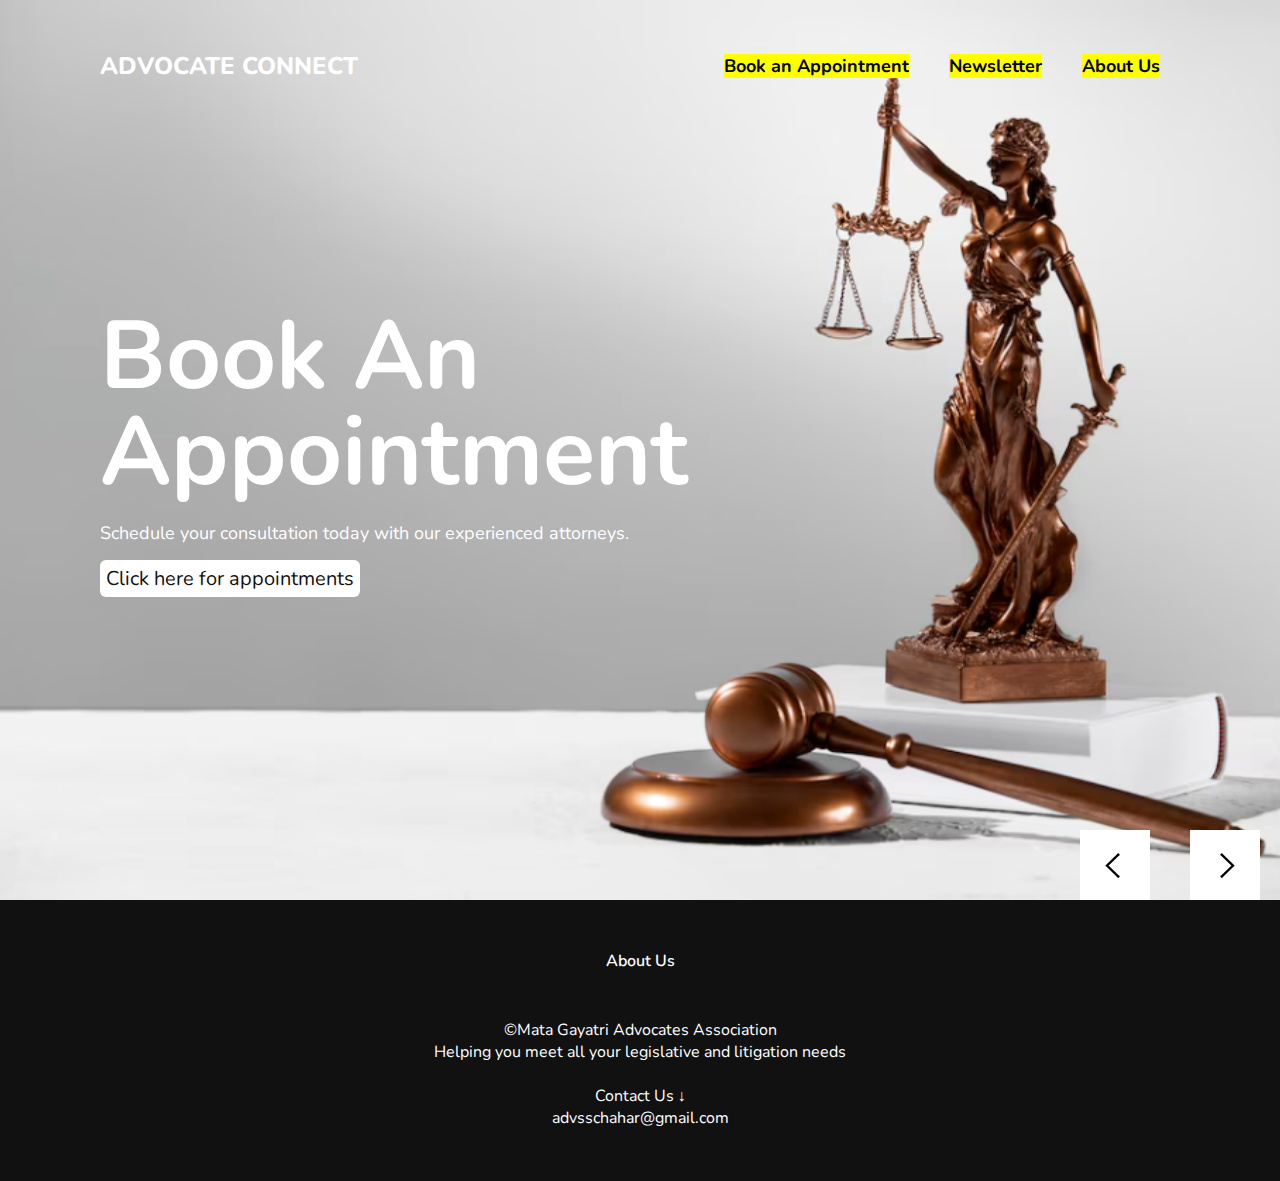
<file: index.html>
<!DOCTYPE html>
<html>
<head>
	<meta charset="utf-8">
	<meta name="viewport" content="width=device-width, initial-scale=1.0">
        <link rel="stylesheet" type="text/css" href="style.css">
	<link rel="stylesheet" type="text/css" href="style1.css">
	<link rel="icon" type="icon/png" href="lawlogo.png">
	<title>ADVOCATE CONNECT</title>
</head>

<body>
<section class="first">

<!--LANDING PAGE-->
<!--Resources-->
		
<div class="bannerVideo" id="slideShow">
	<video src="D:\HTML\Website Pollution\Videos\video1.mp4" autoplay muted loop class="active" type="video/mp4"></video>
	<video src="D:\HTML\Website Pollution\Videos\video2.mp4" autoplay muted loop></video>
	<video src="D:\HTML\Website Pollution\Videos\video3.mp4" autoplay muted loop></video>

</div>
<!-- Navbar -->
<!-- Navbar -->
	<div class="container">
		<header id="navbar">
			<a href="#" class="logo">ADVOCATE CONNECT</a>
			<ul>
				<!-- <li><a href="#" class="active">Home</a></li> -->
				<!--<li><a href="#">Newsroom</a></li>
				<li><a href="#" >Events</a></li>-->
				<li><a href="index1.html"><h4 style="background-color:Yellow;">Book an Appointment</h4></a></li>
				<li><a href="https://advocateconnect.blogspot.com/"><h4 style="background-color:Yellow;">Newsletter</h4></a></li>
				<li><a href="#aboutus"><h4 style="background-color:Yellow;">About Us</h4></a></li>
				
				
			</ul>
			<span class="menuIcon" onclick="toggleMenu();"></span>
		</header>


		<div class="content">
			<div class="bannerText" id="slideShowText">
				<div class="active">
					<h2>Book An Appointment</h2>
		 			<p>Schedule your consultation today with our experienced attorneys.</p> 
					<a href="index1.html" class="readmore">Click here for appointments</a>
				</div>
				<div>
					<h2>Our Newsletter</h2>
					<p>Welcome to AdvocateConnect's newsletter section where a curated digest of insightful articles, updates, and resources related to advocacy is provided. It aims to keep readers informed about current issues, legislative changes, and community initiatives pertinent to the field of advocacy. </p>
					<a href="https://advocateconnect.blogspot.com/" class="readmore">Check our Newletter</a>
				</div>
				
				
			</div>
		</div>


		<ul class="controls">
			<li onclick="prevSlide();prevSlideText();"><img src="left.png"></li>
			<li onclick="nextSlide();nextSlideText();"><img src="right.png"></li>
		</ul>
	</div>
</section>

<!--Arrow Controls-->
<script type="text/javascript">
	const slideShow = document.getElementById('slideShow');
	const slides = slideShow.getElementsByTagName('video');
	var index = 0;
	function nextSlide(){
		slides[index].classList.remove('active');
		index = (index + 1) % slides.length;
		slides[index].classList.add('active');
	}
	function prevSlide(){
		slides[index].classList.remove('active');
		index = (index - 1 + slides.length) % slides.length;
		slides[index].classList.add('active');
	}


    const slideShowText = document.getElementById('slideShowText');
	const slidesText = slideShowText.getElementsByTagName('div');
	var i = 0;
	function nextSlideText(){
		slidesText[i].classList.remove('active');
		i = (i + 1) % slidesText.length;
		slidesText[i].classList.add('active');
	}
	function prevSlideText(){
		slidesText[i].classList.remove('active');
		i = (i - 1 + slidesText.length) % slidesText.length;
		slidesText[i].classList.add('active');
	}
	function toggleMenu(){
		const menuIcon = document.querySelector('.menuIcon');
		const navbar = document.getElementById('navbar');
		menuIcon.classList.toggle('active');
		navbar.classList.toggle('active');
	}
</script>
								<!--Footer/about us PAGE-->


<section class="footer">
	<a name="aboutus" class="aboutus"></a>
		<h4>About Us</h4>
		<p> <br>©Mata Gayatri Advocates Association<br>Helping you meet all your legislative and litigation needs</p>
		<br>
		<p>Contact Us ↓</p>
		<p>advsschahar@gmail.com</p>
		<br>
		<p></p>
	</section>

</body>
</html>
</file>
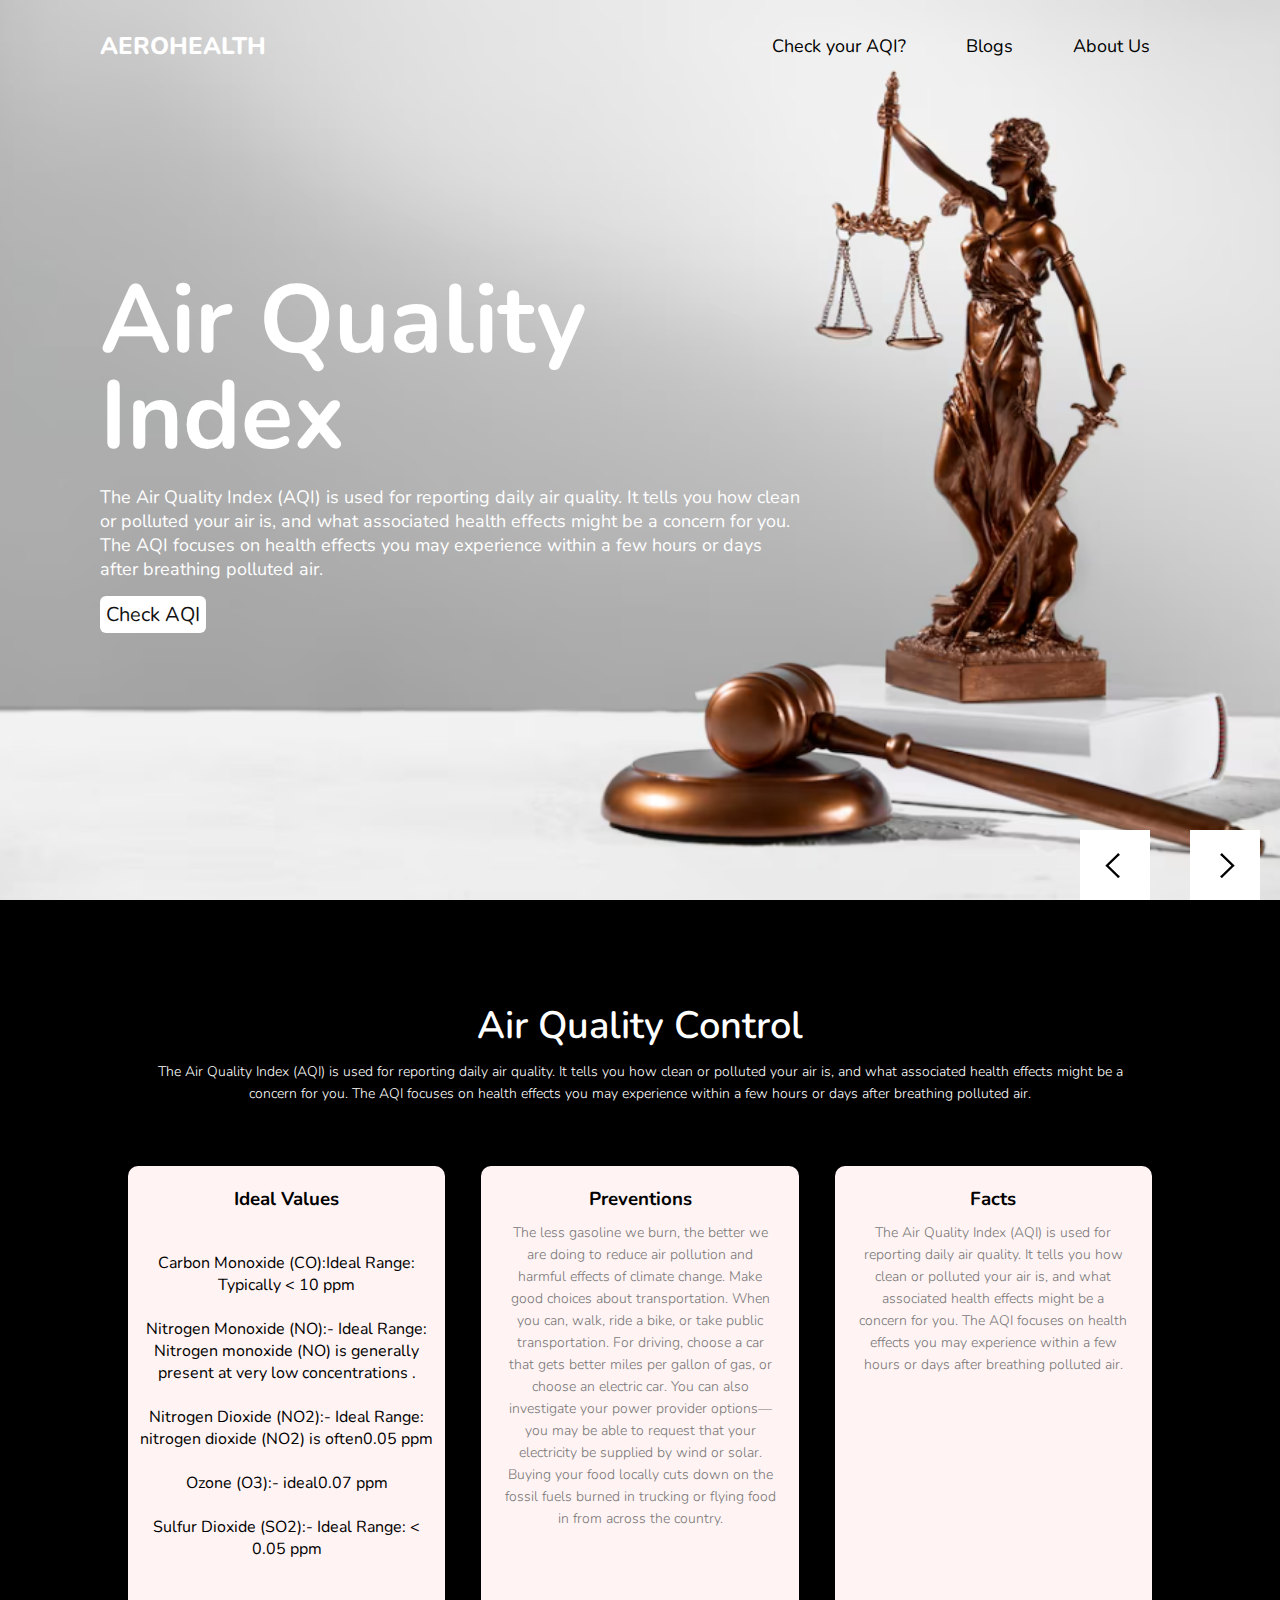
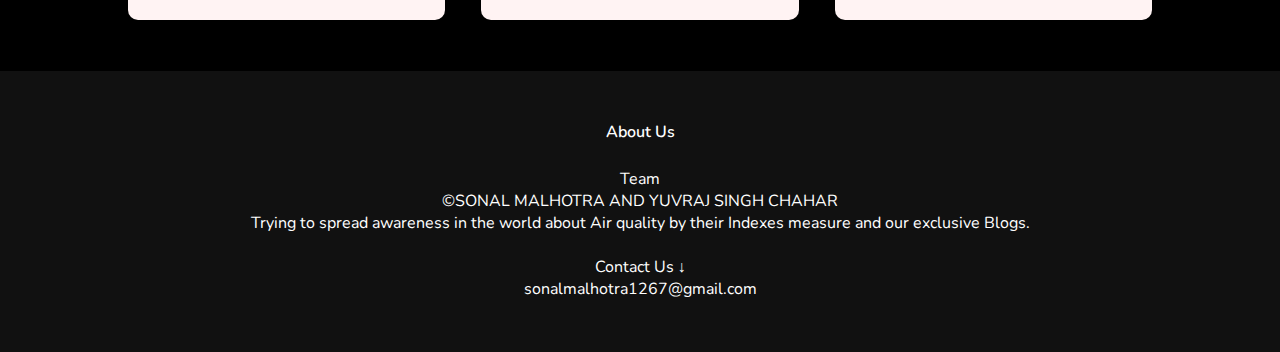
<file: index - Copy.html>
<!DOCTYPE html>
<html>
<head>
	<meta charset="utf-8">
	<meta name="viewport" content="width=device-width, initial-scale=1.0">
	<link rel="stylesheet" type="text/css" href="style.css">
	<link rel="stylesheet" type="text/css" href="style1.css">
	<link rel="icon" type="icon/png" href="favicon.png">
	<title>Aerohealth</title>
</head>

<body>
<section class="first">

<!--LANDING PAGE-->

<!--Resources-->
	<div class="bannerVideo" id="slideShow">
		<video src="D:\HTML\Website Pollution\Videos\video1.mp4" autoplay muted loop class="active" type="video/mp4"></video>
		<video src="D:\HTML\Website Pollution\Videos\video2.mp4" autoplay muted loop></video>
		<video src="D:\HTML\Website Pollution\Videos\video3.mp4" autoplay muted loop></video>
		<!--<video src="video4.mp4" autoplay muted loop></video>-->
	</div>

<!-- Navbar -->
	<div class="container">
		<header id="navbar">
			<a href="#" class="logo">AEROHEALTH</a>
			<ul>
				<!-- <li><a href="#" class="active">Home</a></li> -->
				<!--<li><a href="#">Newsroom</a></li>
				<li><a href="#" >Events</a></li>-->
				<li><a href="index1.html">Check your AQI?</a></li>
				<li><a href="https://aerohealthh.blogspot.com/">Blogs</a></li>
				<li><a href="#aboutus">About Us</a></li>
				
				
			</ul>
			<span class="menuIcon" onclick="toggleMenu();"></span>
		</header>


		<div class="content">
			<div class="bannerText" id="slideShowText">
				<div class="active">
					<h2>Air Quality Index</h2>
					<p>The Air Quality Index (AQI) is used for reporting daily air quality. It tells you how clean or polluted your air is, and what associated health effects might be a concern for you. The AQI focuses on health effects you may experience within a few hours or days after breathing polluted air.</p> 
					<a href="index1.html" class="readmore">Check AQI</a>
				</div>
				<div>
					<h2>Air Quality Blogs</h2>
					<p>Welcome to Aerohealth blogs section, your go-to destination for comprehensive insights and expert analysis on air quality. In a world where the quality of the air we breathe is of paramount importance, staying informed with our blogs is the first step towards a healthier and more sustainable future.</p>
					<a href="https://aerohealthh.blogspot.com/" class="readmore">Check Blogs</a>
				</div>
				
				
			</div>
		</div>


		<ul class="controls">
			<li onclick="prevSlide();prevSlideText();"><img src="left.png"></li>
			<li onclick="nextSlide();nextSlideText();"><img src="right.png"></li>
		</ul>
	</div>
</section>

<!--Arrow Controls-->
<script type="text/javascript">
	const slideShow = document.getElementById('slideShow');
	const slides = slideShow.getElementsByTagName('video');
	var index = 0;
	function nextSlide(){
		slides[index].classList.remove('active');
		index = (index + 1) % slides.length;
		slides[index].classList.add('active');
	}
	function prevSlide(){
		slides[index].classList.remove('active');
		index = (index - 1 + slides.length) % slides.length;
		slides[index].classList.add('active');
	}


    const slideShowText = document.getElementById('slideShowText');
	const slidesText = slideShowText.getElementsByTagName('div');
	var i = 0;
	function nextSlideText(){
		slidesText[i].classList.remove('active');
		i = (i + 1) % slidesText.length;
		slidesText[i].classList.add('active');
	}
	function prevSlideText(){
		slidesText[i].classList.remove('active');
		i = (i - 1 + slidesText.length) % slidesText.length;
		slidesText[i].classList.add('active');
	}
	function toggleMenu(){
		const menuIcon = document.querySelector('.menuIcon');
		const navbar = document.getElementById('navbar');
		menuIcon.classList.toggle('active');
		navbar.classList.toggle('active');
	}
</script>

								<!--AIR PAGE-->
<section class="second">
	<div class="air">
		<a name = "air" class="air"><h1>Air Quality Control</h1></a>
		<p class="desca">The Air Quality Index (AQI) is used for reporting daily air quality. It tells you how clean or polluted your air is, and what associated health effects might be a concern for you. The AQI focuses on health effects you may experience within a few hours or days after breathing polluted air.</p>
		<div class="totalair">
			<div class="prosair">
				<h3>Ideal Values</h3>
				<p><p>
					<li>Carbon Monoxide (CO):Ideal Range: Typically < 10 ppm </li>
					<br>
					<li> Nitrogen Monoxide (NO):- Ideal Range: Nitrogen monoxide (NO) is generally present at very low concentrations .</li>
					<br>
					<li>Nitrogen Dioxide (NO2):- Ideal Range: nitrogen dioxide (NO2) is often0.05 ppm </li>
					<br>
					<li>Ozone (O3):- ideal0.07 ppm </li>
					<br>
					<li>Sulfur Dioxide (SO2):- Ideal Range: < 0.05 ppm</li>
					</p></p>
			</div>

			<div class="prosair">
				<h3>Preventions</h3>
				<p>The less gasoline we burn, the better we are doing to reduce air pollution and harmful effects of climate change. Make good choices about transportation. When you can, walk, ride a bike, or take public transportation. For driving, choose a car that gets better miles per gallon of gas, or choose an electric car. You can also investigate your power provider options—you may be able to request that your electricity be supplied by wind or solar. Buying your food locally cuts down on the fossil fuels burned in trucking or flying food in from across the country.</p>
			</div>

			<div class="prosair">
				<h3>Facts</h3>
				<p>The Air Quality Index (AQI) is used for reporting daily air quality. It tells you how clean or polluted your air is, and what associated health effects might be a concern for you. The AQI focuses on health effects you may experience within a few hours or days after breathing polluted air.</p>
			</div>
			
		</div>
	</div>
</section>

<section class="footer">
	<a name="aboutus" class="aboutus"></a>
		<h4>About Us</h4>
		<p>Team <br>©SONAL MALHOTRA AND YUVRAJ SINGH CHAHAR <br> Trying to spread awareness in the world about Air quality by their Indexes measure and our exclusive Blogs.</p>
		<br>
		<p>Contact Us ↓</p>
		<p>sonalmalhotra1267@gmail.com</p>
		<p></p>
		<br>
		<p></p>
	</section>
	<script src="./script.js" defer></script>

</body>
</html>
</file>
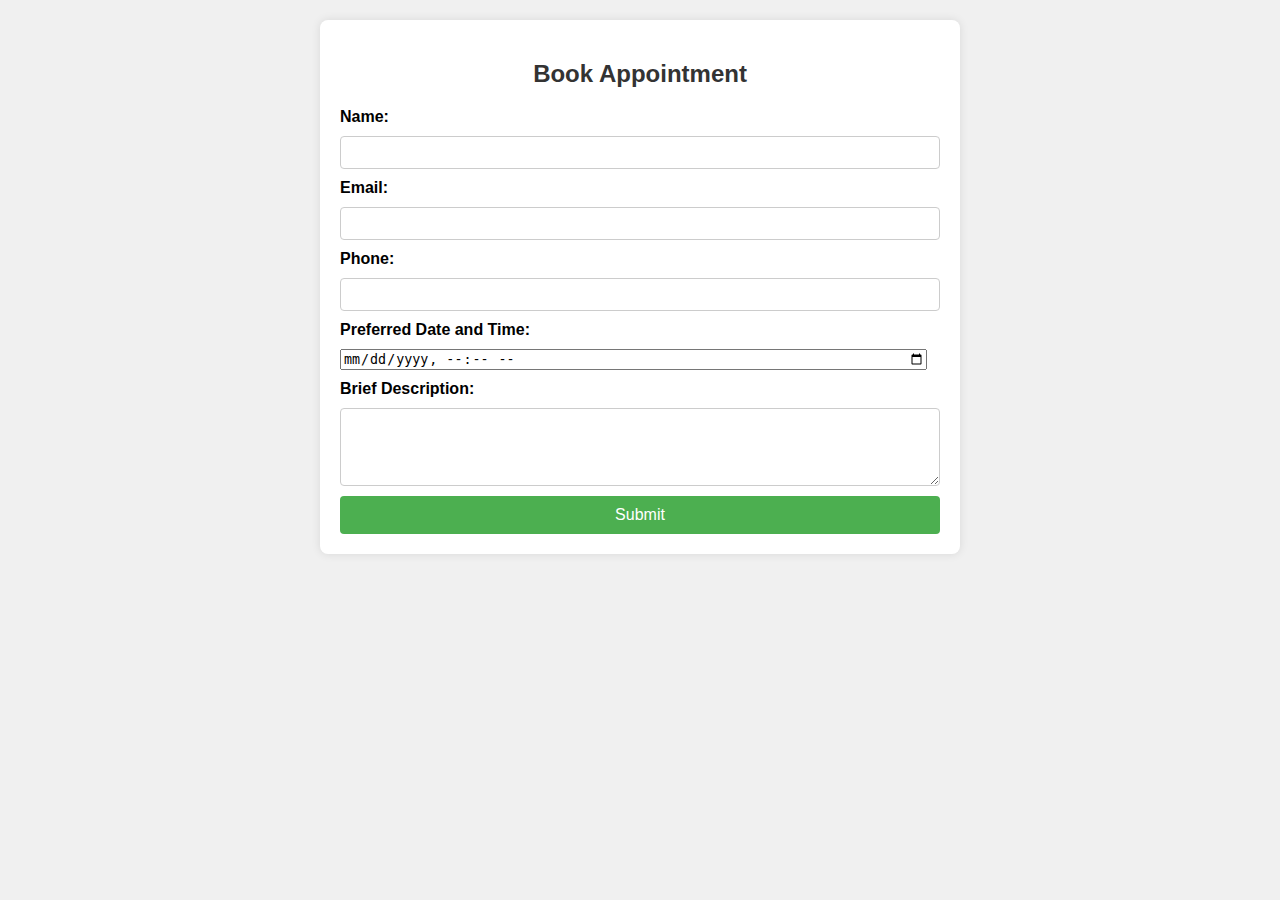
<file: index1 - Copy.html>
<!DOCTYPE html>
<html lang="en">
<head>
	<meta charset="UTF-8">
	<meta name="viewport" content="width=device-width, initial-scale=1.0">
	<link rel="preconnect" href="https://fonts.gstatic.com">
	<link href="https://fonts.googleapis.com/css2?family=Fira+Code:wght@700&family=Montserrat:wght@700&family=Poppins&display=swap" rel="stylesheet">
</head>
<title>Book Appointment</title>
    <link rel="stylesheet" href="styles.css">
</head>
<body>
    <div class="container">
        <h2>Book Appointment</h2>
        <form action="submit_form.php" method="POST">
            <label for="name">Name:</label>
            <input type="text" id="name" name="name" required>

            <label for="email">Email:</label>
            <input type="email" id="email" name="email" required>

            <label for="phone">Phone:</label>
            <input type="tel" id="phone" name="phone" required>

            <label for="datetime">Preferred Date and Time:</label>
            <input type="datetime-local" id="datetime" name="datetime" required>

            <label for="message">Brief Description:</label>
            <textarea id="message" name="message" rows="4" required></textarea>

            <button type="submit">Submit</button>
        </form>
    </div>
</body>
</html>
</file>
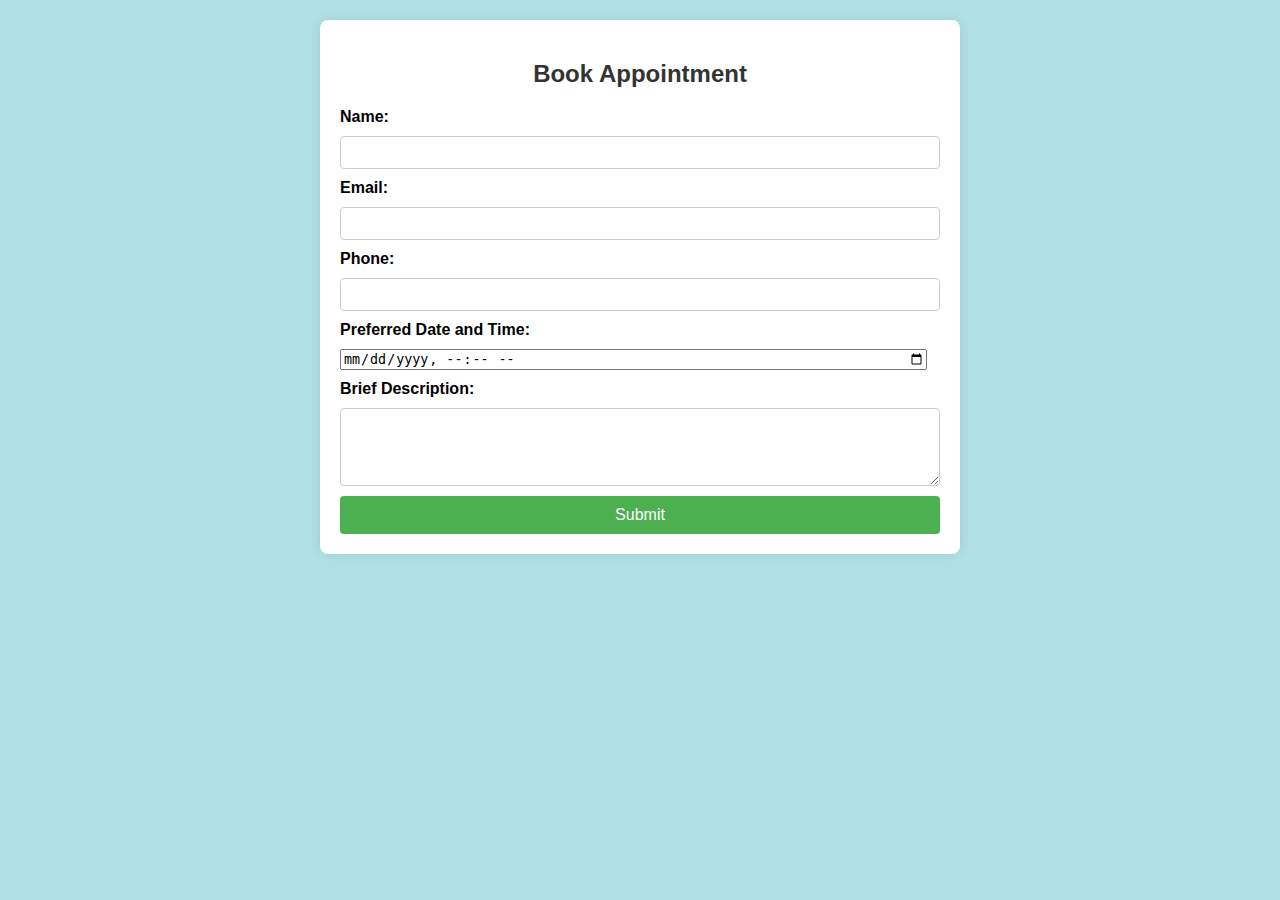
<file: index1.html>
<!DOCTYPE html>
<html lang="en">
<head>
<meta charset="UTF-8">
<meta name="viewport" content="width=device-width, initial-scale=1.0">
<title>Book Appointment</title>
    <link rel="stylesheet" href="styles.css">
</head>
<body style="background-color:powderblue;">
    <div class="container">
        <h2>Book Appointment</h2>
        <form id="appointmentForm" action="https://formspree.io/f/mgvwovkj" method="POST" onsubmit="return submitForm(event)">
            <label for="name">Name:</label>
            <input type="text" id="name" name="name" required>

            <label for="email">Email:</label>
            <input type="email" id="email" name="email" required>

            <label for="phone">Phone:</label>
            <input type="tel" id="phone" name="phone" required>

            <label for="datetime">Preferred Date and Time:</label>
            <input type="datetime-local" id="datetime" name="datetime" required>

            <label for="message">Brief Description:</label>
            <textarea id="message" name="message" rows="4" required></textarea>

            <button type="submit">Submit</button>
        </form>

        <div id="confirmationMessage" style="display: none;">
            <p>Your appointment has been successfully booked!</p>
            <p>We will contact you shortly to confirm the details.</p>
        </div>
    </div>

    <script>
        function submitForm(event) {
            event.preventDefault(); // Prevent the form from submitting

            // Normally, you would perform AJAX request or form submission handling here.
            // For demonstration purpose, simply show the confirmation message and clear the form.
            document.getElementById('appointmentForm').reset(); // Clear the form fields
            document.getElementById('appointmentForm').style.display = 'none'; // Hide the form
            document.getElementById('confirmationMessage').style.display = 'block'; // Show the confirmation message

            return false;
        }
   

</body>
</html>
</file>
<file: style.css>
@import url('https://fonts.googleapis.com/css2?family=Nunito&display=swap');
*{
	font-family: 'Nunito', sans-serif;
	margin: 0;
	padding: 0;
	box-sizing: border-box;
}
.first{
	background-image: url("main_bg.png");
	min-height: 100vh;
	height: auto;
	width: auto;
	background-position: center;
	background-size: cover;
}

.first .bannerVideo{
	position: absolute;
	top: 0;
	left: 0;
	width: 100%;
	height: 100%;
}
.first .bannerVideo video{
    position: absolute;
	top: 0;
	left: 0;
	width: 100%;
	height: 100%;	
	object-fit: cover;
	opacity: 0;
}
.first .bannerVideo video.active{
    opacity: 1;
}
.container{
	position: relative;
	padding: 0 100px;
	display: flex;
	justify-content: flex-start;
	align-items: center;
	min-height: 100vh;
	
}

.container header{
	position: absolute;
	top: 0;
	left: 0;
	width: 100%;
	display: flex;
	justify-content: space-between;
	align-items: center;
	padding: 30px 100px;
	
}
.container header .logo{
	font-weight: 800;
	text-transform: uppercase;
	color: white;
	font-size: 1.5em;
	text-decoration: none;
}
.container header ul{
	position: relative;
	display: flex;

}
.container ul li{
	list-style: none;
	margin: 0 20px;
	text-decoration: none;
}
.container ul li a{
	position: relative;
	text-decoration: none;
	font-size: 18px;
	padding: 4px 10px;
	color: black;
}
.container header ul li a:hover,
.container header ul li a.active
{
	/* background: #fff; */
	color: #111;
}
.container .content{
	display: flex;
	justify-content: flex-start;
	align-items: center;
}
.container .content .bannerText{
	position: relative;
	max-width: 700px;
}
.container .content .bannerText div{
	transition: 0.5s ease-in-out;
	display: none;
}
.container .content .bannerText div.active{
	display: initial;
} 
.container .content .bannerText div h2{
	color: #fff;
	font-size: 6em;
	line-height: 1em;
	font-weight: 700;
}
.container .content .bannerText p{
	color: #fff;
	font-size: 18px;
	margin: 20px 0;
}

.controls {
	position: absolute;
	bottom: 0;
	right: 0;
	display: flex;
}
.controls li{
	width: 70px;
	height: 70px;
	display: flex;
	justify-content: center;
	align-items: center;
	background: #fff;
	cursor: pointer;
}
.controls li:hover{
	background: yellow;
}
.menuIcon
{
	display: none;
}
@media (max-width: 991px)
{
	.container 
	{
		padding: 20px;
	}
	.container::before
	{
		width: 100%;
	}
	.container header
	{
		padding: 10px 20px;
	}
	.container .content .bannerText div h2
	{
		font-size: 3em;
	}
	.container .content .bannerText
	{
		text-align: center;
	}
	.container header ul
	{
		position: fixed;
		top: 0;
		left: 0;
		width: 100%;
		height: 100vh;
		background: #fff;
		z-index: 1000;
		display: none;
		align-items: center;
		justify-content: center;
		flex-direction: column;
	}
	.container header.active ul
	{
		display: flex;
	}
	.container header ul li 
	{
		text-align: center;
		margin: 10px;
	}
	.container header ul li a
	{
		color: #333;
		font-size: 1.5em;
	}
	.container header ul li a:hover
	{
		color: #f00;
		cursor: pointer;
	}
	.menuIcon
	{
		position: fixed;
		top: 0;
		right: 0;
		width: 50px;
		height: 50px;
		display: initial;
		z-index: 10000;
		background: #fff url(menu.png);
		background-size: 30px;
		background-repeat: no-repeat;
		background-position: center;
		cursor: pointer;
	}
	.menuIcon.active 
	{
		background: #fff url(close.png);
		background-size: 25px;
		background-repeat: no-repeat;
		background-position: center;
		cursor: pointer;	
	}
	.sci li a
	{
		width: 50px;
		height: 50px;
	}
	.controls li 
	{
		width: 60px;
		height: 60px;
	}

}
/*Air*/
.air
{
	width: 80%;
	margin: auto;
	text-align: center;
	padding-top: 100px;
}
.air h1
{
	font-size: 38px;
	font-weight: 600;
}
.air p
{
	color: #777;
	font-size: 14px;
	font-weight: 300;
	line-height: 22px;
	padding: 10px;
}
.totalair
{
	margin-top: 5%;
	display: flex;
	justify-content: space-between;
}
.prosair
{
	background:#fff3f3;
	border-radius: 10px;
	flex-basis: 31%;
	margin-top: 2.5;
	margin-bottom: 5%;
	padding: 20px 12px;
	box-sizing: border-box;
	transition: 0.5s;
}
.prosair:hover
{
	box-shadow: 0 0 20px 0 rgba(0, 0, 0, 0.2);
	cursor: pointer;
}



/*Footer*/
.footer
{
	width: 100%;
	text-align: center;
	padding: 30px 0;
}
.footer h4
{
	margin-bottom: 25px;
	margin-top: 20px;
	font-weight: 600;
}

/*Background Formatting*/
.second
{
	background: black;
	/* background: linear-gradient(45deg, #252523 , #4c525c);  */
	/* background-image: url("air.jpg"); */
	height: auto;
	width: auto;
	background-position: center;
	background-size: cover;
}
.second h1
{
	color: #fff;
}
.second .desca
{
	color: white;
}
.third
{
	/* background-image: url("wotah.jpg"); */
	background: linear-gradient(45deg, #252523 , #4c525c); 
	height: auto;
	width: auto;
	background-position: center;
	background-size: cover;
}
.third h1
{
	color: #fff;
}
.third .descw
{
	color: #fff;
}
.fourth
{
	background-image: url("land.jpg");
	height: auto;
	width: auto;
	background-position: center;
	background-size: cover;
}
.fourth h1
{
	color: #fff;
}
.fourth .desc
{
	color: #fff;
}
.footer
{
	background: #111;
}
.footer h4
{
	color: #fff;
}
.footer p
{
	color: #fff;
}

/*Read More Button*/
.readmore
{
	background: white;
	border-radius: 6px;
	flex-basis: 0%;
	margin-bottom: 5%;
	padding: 5px 6px;
	box-sizing: border-box;
	transition: 0.5s;
	text-decoration: none;
	color: #111;
	font-size: 20px;
	font-weight: 300px;
}
.readmore:hover
{
	box-shadow: 0 0 20px 0 rgba(0, 0, 0, 0.2);
	cursor: pointer;
}
</file>
<file: style1.css>
* {
	margin: 0;
	padding: 0;
	box-sizing: border-box;
}

.root {
	padding: 2vw;
        background-image: url('main_bg.png');
	height: 50%;
	color: white;
	font-family: poppins;
	min-height: 50vh;
}

.heading {
	text-align: center;
	font-family: 'Fira Code', monospace;
	font-size: 3rem;
	margin-bottom: 60px;
}

.sub-heading {
	margin: 20px 0;
	font-family: 'Montserrat', sans-serif;
	font-size: 2rem;
}

.location-container {
	margin: 40px 0;
}

.loc-input {
	border: 3px solid #269fe6;
	font-size: 1rem;
	padding: 8px;
	border-radius: 6px;
	margin: 10px;
	width: 270px;
}

.loc-input:invalid {
	border: 3px solid #d34545;
}

.search-btn {
	padding: 10px 14px;
	background-color: #269fe6;
	border: none;
	font-family: 'Poppins', sans-serif;
	font-weight: 700;
	font-size: 1rem;
	border-radius: 4px;
	color: #fff;
	margin: 10px;
	cursor: pointer;
}


.component-container div {
	margin: 10px 0;
}

.component-val {
	font-size: 1.2rem;
	margin-left: 20px;
}

footer {
	margin-top: 40px;
	text-align: center;
}
</file>
<file: styles.css>
body {
    font-family: Arial, sans-serif;
    background-color: #f0f0f0;
    margin: 0;
    padding: 0;
}

.container {
    max-width: 600px;
    margin: 20px auto;
    background-color: #fff;
    padding: 20px;
    border-radius: 8px;
    box-shadow: 0 0 10px rgba(0, 0, 0, 0.1);
}

h2 {
    text-align: center;
    color: #333;
}

form {
    display: grid;
    grid-gap: 10px;
}

label {
    font-weight: bold;
}

input[type="text"],
input[type="email"],
input[type="tel"],
textarea,
button {
    width: 100%;
    padding: 8px;
    border: 1px solid #ccc;
    border-radius: 4px;
    box-sizing: border-box;
}

input[type="datetime-local"] {
    width: calc(100% - 18px); /* Adjust width for date-time input */
}

button {
    background-color: #4CAF50;
    color: white;
    border: none;
    cursor: pointer;
    padding: 10px 20px;
    text-align: center;
    text-decoration: none;
    display: inline-block;
    font-size: 16px;
    border-radius: 4px;
}

button:hover {
    background-color: #45a049;
}

@media (max-width: 600px) {
    .container {
        margin: 10px;
        padding: 10px;
    }
}
</file>
